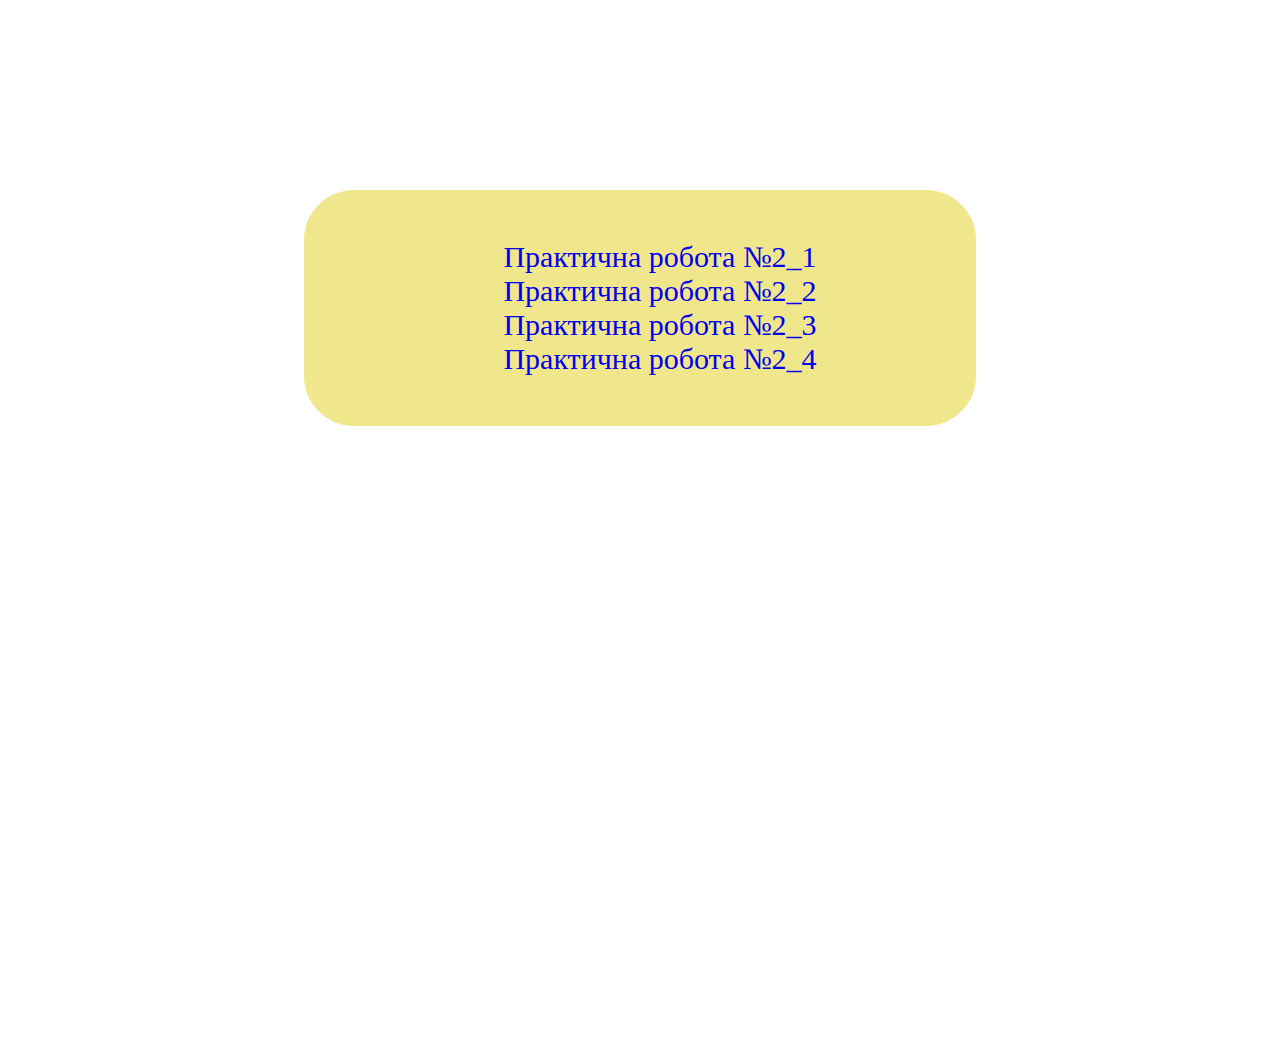
<file: index.html>
<!doctype html>
<html lang="en">
<head>
    <meta charset="UTF-8">
    <meta name="viewport"
          content="width=device-width, user-scalable=no, initial-scale=1.0, maximum-scale=1.0, minimum-scale=1.0">
    <meta http-equiv="X-UA-Compatible" content="ie=edge">
    <title>Практичні роботи</title>
    <link rel="stylesheet" href="style.css">
</head>
<body>

    <div class="main">
        <ul>
            <li><a href="PR2_1/Delivery/index.html">Практична робота №2_1</a></li>
            <li><a href="PR2_2/Delivery/index.html">Практична робота №2_2</a></li>
            <li><a href="PR2_3/Delivery/index.html">Практична робота №2_3</a></li>
            <li><a href="PR2_4/Delivery/index.html">Практична робота №2_4</a></li>
        </ul>
    </div>
</html>
</file>
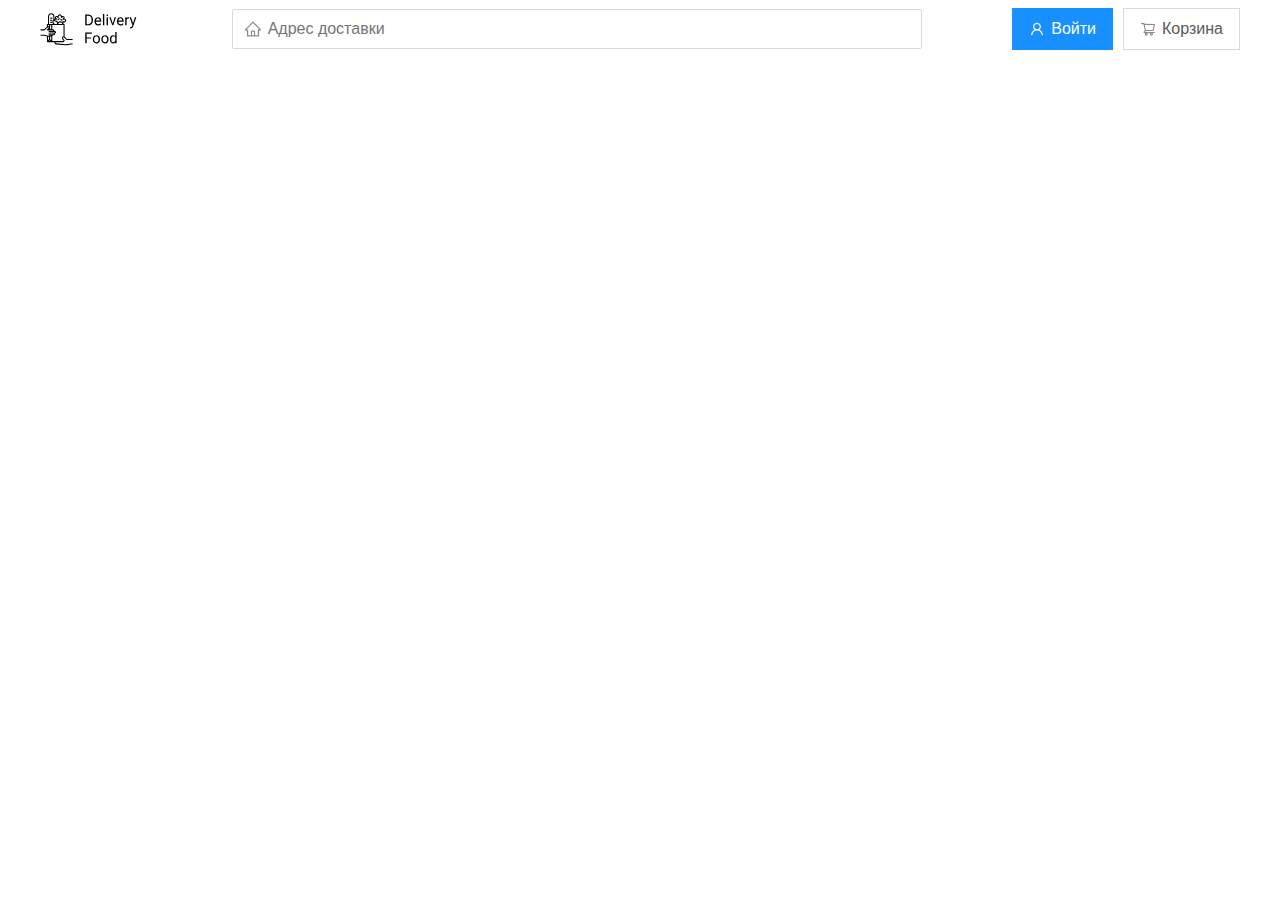
<file: PR2_1/Delivery/index.html>
<!doctype html>
<html lang="en">
<head>
    <meta charset="UTF-8">
    <meta name="viewport" content="width=device-width, initial-scale=1.0">
    <title>Delivery Food - доставка еды на дом</title>
    <link rel="stylesheet" href="css/style.css">
</head>
<body>
    <div class="container">
        <header class="header">
            <img src="img/logo.svg" alt="Logo" class="logo">
            <input type="text" class="input search-input" placeholder="Адрес доставки">
            <div class="buttons">
                <button class="button button-primary">
                    <img src="img/user.svg" alt="user" class="button-icon">
                    <span class="button-text">Войти</span>
                </button>
                <button class="button">
                    <img src="img/shopping-cart.svg" alt="shopping cart" class="button-icon">
                    <span class="button-text">Корзина</span>
                </button>
            </div>
        </header>
    </div>
</body>
</html>
</file>
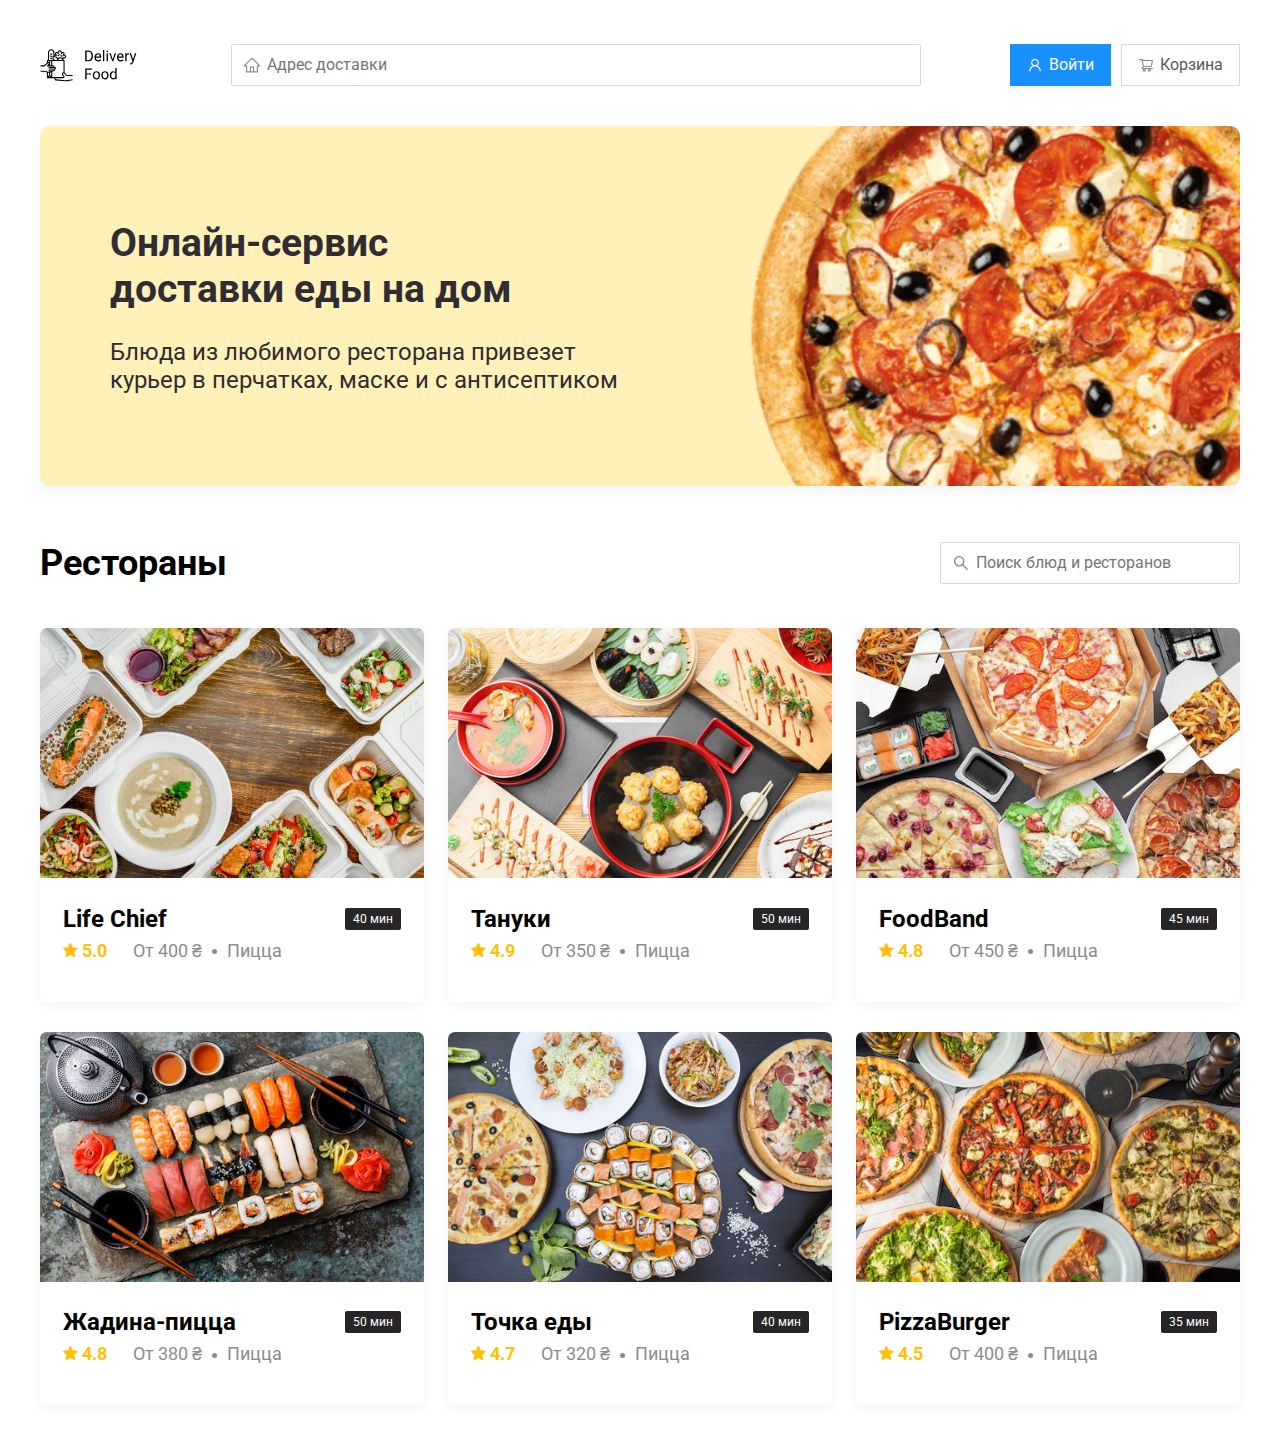
<file: PR2_2/Delivery/index.html>
<!doctype html>
<html lang="en">
<head>
    <meta charset="UTF-8">
    <meta name="viewport" content="width=device-width, initial-scale=1.0">
    <title>Delivery Food - доставка еды на дом</title>
    <link rel="stylesheet" href="https://fonts.googleapis.com/css?family=Roboto:400,700&display=swap&subset=cyrillic">
    <link rel="stylesheet" href="css/normalize.css">
    <link rel="stylesheet" href="css/style.css">
</head>
<body>
    <div class="container">
        <header class="header">
            <img src="img/logo.svg" alt="Logo" class="logo">
            <input type="text" class="input input-address" placeholder="Адрес доставки">
            <div class="buttons">
                <button class="button button-primary">
                    <img src="img/user.svg" alt="user" class="button-icon">
                    <span class="button-text">Войти</span>
                </button>
                <button class="button">
                    <img src="img/shopping-cart.svg" alt="shopping cart" class="button-icon">
                    <span class="button-text">Корзина</span>
                </button>
            </div>
        </header>
        <section class="promo">
            <h1 class="promo-title">Онлайн-сервис<br>доставки еды на дом</h1>
            <p class="promo-text">
                Блюда из любимого ресторана привезет курьер в перчатках, маске и с антисептиком
            </p>
        </section>
        <section class="restaurants">
            <div class="section-heading">
                <h2 class="section-title">Рестораны</h2>
                <input type="text" class="input input-search" placeholder="Поиск блюд и ресторанов">
            </div>
            <div class="cards">
                <div class="card">
                    <img src="img/image.jpg" alt="image" class="card-image">
                    <div class="card-text">
                        <div class="card-heading">
                            <h3 class="card-title">Life Chief</h3>
                            <span class="card-tag tag">40 мин</span>
                        </div>
                        <!-- /.card-heading -->
                        <div class="card-info">
                            <div class="rating">
                                <img src="img/rating.svg" alt="rating" class="rating-star">
                                5.0
                            </div>
                            <div class="price">От 400 ₴</div>
                            <div class="category">Пицца</div>
                        </div>
                        <!-- /.card-info -->
                    </div>
                    <!-- card- text -->
                </div>
                <!-- /.card -->

                <div class="card">
                    <img src="img/image2.jpg" alt="image" class="card-image">
                    <div class="card-text">
                        <div class="card-heading">
                            <h3 class="card-title">Тануки</h3>
                            <span class="card-tag tag">50 мин</span>
                        </div>
                        <!-- /.card-heading -->
                        <div class="card-info">
                            <div class="rating">
                                <img src="img/rating.svg" alt="rating" class="rating-star">
                                4.9
                            </div>
                            <div class="price">От 350 ₴</div>
                            <div class="category">Пицца</div>
                        </div>
                        <!-- /.card-info -->
                    </div>
                    <!-- card- text -->
                </div>
                <!-- /.card -->

                <div class="card">
                    <img src="img/image3.jpg" alt="image" class="card-image">
                    <div class="card-text">
                        <div class="card-heading">
                            <h3 class="card-title">FoodBand</h3>
                            <span class="card-tag tag">45 мин</span>
                        </div>
                        <!-- /.card-heading -->
                        <div class="card-info">
                            <div class="rating">
                                <img src="img/rating.svg" alt="rating" class="rating-star">
                                4.8
                            </div>
                            <div class="price">От 450 ₴</div>
                            <div class="category">Пицца</div>
                        </div>
                        <!-- /.card-info -->
                    </div>
                    <!-- card- text -->
                </div>
                <!-- /.card -->

                <div class="card">
                    <img src="img/image4.jpg" alt="image" class="card-image">
                    <div class="card-text">
                        <div class="card-heading">
                            <h3 class="card-title">Жадина-пицца</h3>
                            <span class="card-tag tag">50 мин</span>
                        </div>
                        <!-- /.card-heading -->
                        <div class="card-info">
                            <div class="rating">
                                <img src="img/rating.svg" alt="rating" class="rating-star">
                                4.8
                            </div>
                            <div class="price">От 380 ₴</div>
                            <div class="category">Пицца</div>
                        </div>
                        <!-- /.card-info -->
                    </div>
                    <!-- card- text -->
                </div>
                <!-- /.card -->

                <div class="card">
                    <img src="img/image5.jpg" alt="image" class="card-image">
                    <div class="card-text">
                        <div class="card-heading">
                            <h3 class="card-title">Точка еды</h3>
                            <span class="card-tag tag">40 мин</span>
                        </div>
                        <!-- /.card-heading -->
                        <div class="card-info">
                            <div class="rating">
                                <img src="img/rating.svg" alt="rating" class="rating-star">
                                4.7
                            </div>
                            <div class="price">От 320 ₴</div>
                            <div class="category">Пицца</div>
                        </div>
                        <!-- /.card-info -->
                    </div>
                    <!-- card- text -->
                </div>
                <!-- /.card -->

                <div class="card">
                    <img src="img/image6.jpg" alt="image" class="card-image">
                    <div class="card-text">
                        <div class="card-heading">
                            <h3 class="card-title">PizzaBurger</h3>
                            <span class="card-tag tag">35 мин</span>
                        </div>
                        <!-- /.card-heading -->
                        <div class="card-info">
                            <div class="rating">
                                <img src="img/rating.svg" alt="rating" class="rating-star">
                                4.5
                            </div>
                            <div class="price">От 400 ₴</div>
                            <div class="category">Пицца</div>
                        </div>
                        <!-- /.card-info -->
                    </div>
                    <!-- card- text -->
                </div>
                <!-- /.card -->

            </div>
            <!-- /.cards -->
        </section>

    </div>
</body>
</html>
</file>
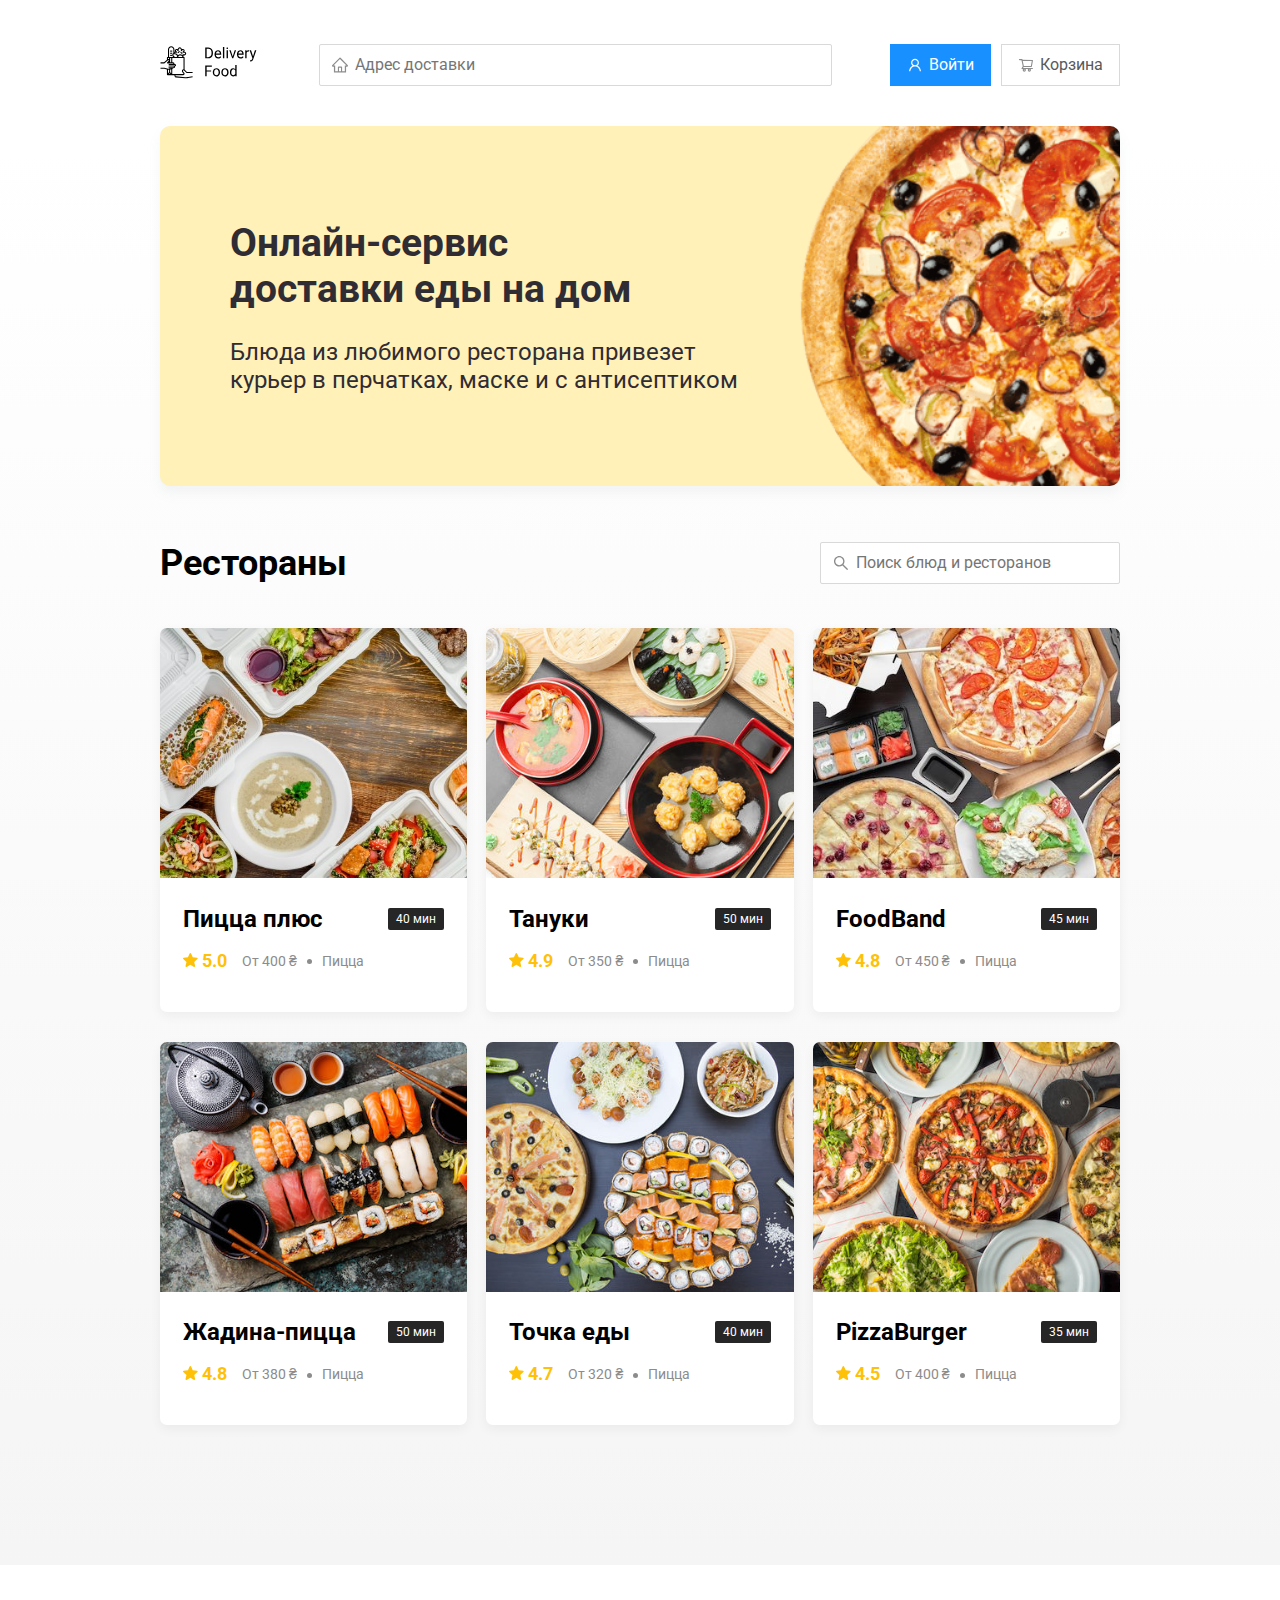
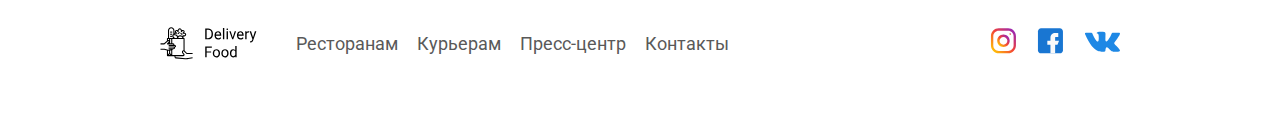
<file: PR2_3/Delivery/index.html>
<!doctype html>
<html lang="en">
<head>
    <meta charset="UTF-8">
    <meta name="viewport" content="width=device-width, initial-scale=1.0">
    <title>Delivery Food - доставка еды на дом</title>
    <link rel="stylesheet" href="https://fonts.googleapis.com/css?family=Roboto:400,700&display=swap&subset=cyrillic">
    <link rel="stylesheet" href="css/normalize.css">
    <link rel="stylesheet" href="css/style.css">
</head>
<body>
    <div class="container">
        <header class="header">
            <a href="index.html" class="logo">
                <img src="img/logo.svg" alt="Logo" >
            </a>
            <input type="text" class="input input-address" placeholder="Адрес доставки">
            <div class="buttons">
                <button class="button button-primary">
                    <img src="img/user.svg" alt="user" class="button-icon">
                    <span class="button-text">Войти</span>
                </button>
                <button class="button">
                    <img src="img/shopping-cart.svg" alt="shopping cart" class="button-icon">
                    <span class="button-text">Корзина</span>
                </button>
            </div>
        </header>
    </div>
    <main class="main">
        <div class="container">
            <section class="promo">
                <h1 class="promo-title">Онлайн-сервис<br>доставки еды на дом</h1>
                <p class="promo-text">
                    Блюда из любимого ресторана привезет курьер в перчатках, маске и с антисептиком
                </p>
            </section>
            <section class="restaurants">
                <div class="section-heading">
                    <h2 class="section-title">Рестораны</h2>
                    <input type="text" class="input input-search" placeholder="Поиск блюд и ресторанов">
                </div>
                <div class="cards">
                    <a href="restaurant.html" class="card">
                        <img src="img/image.jpg" alt="image" class="card-image">
                        <div class="card-text">
                            <div class="card-heading">
                                <h3 class="card-title">Пицца плюс</h3>
                                <span class="card-tag tag">40 мин</span>
                            </div>
                            <!-- /.card-heading -->
                            <div class="card-info">
                                <div class="rating">
                                    <img src="img/rating.svg" alt="rating" class="rating-star">
                                    5.0
                                </div>
                                <div class="price">От 400 ₴</div>
                                <div class="category">Пицца</div>
                            </div>
                            <!-- /.card-info -->
                        </div>
                        <!-- card- text -->
                    </a>
                    <!-- /.card -->

                    <a href="restaurant.html" class="card">
                        <img src="img/image2.jpg" alt="image" class="card-image">
                        <div class="card-text">
                            <div class="card-heading">
                                <h3 class="card-title">Тануки</h3>
                                <span class="card-tag tag">50 мин</span>
                            </div>
                            <!-- /.card-heading -->
                            <div class="card-info">
                                <div class="rating">
                                    <img src="img/rating.svg" alt="rating" class="rating-star">
                                    4.9
                                </div>
                                <div class="price">От 350 ₴</div>
                                <div class="category">Пицца</div>
                            </div>
                            <!-- /.card-info -->
                        </div>
                        <!-- card- text -->
                    </a>
                    <!-- /.card -->

                    <a href="restaurant.html" class="card">
                        <img src="img/image3.jpg" alt="image" class="card-image">
                        <div class="card-text">
                            <div class="card-heading">
                                <h3 class="card-title">FoodBand</h3>
                                <span class="card-tag tag">45 мин</span>
                            </div>
                            <!-- /.card-heading -->
                            <div class="card-info">
                                <div class="rating">
                                    <img src="img/rating.svg" alt="rating" class="rating-star">
                                    4.8
                                </div>
                                <div class="price">От 450 ₴</div>
                                <div class="category">Пицца</div>
                            </div>
                            <!-- /.card-info -->
                        </div>
                        <!-- card- text -->
                    </a>
                    <!-- /.card -->

                    <a href="restaurant.html" class="card">
                        <img src="img/image4.jpg" alt="image" class="card-image">
                        <div class="card-text">
                            <div class="card-heading">
                                <h3 class="card-title">Жадина-пицца</h3>
                                <span class="card-tag tag">50 мин</span>
                            </div>
                            <!-- /.card-heading -->
                            <div class="card-info">
                                <div class="rating">
                                    <img src="img/rating.svg" alt="rating" class="rating-star">
                                    4.8
                                </div>
                                <div class="price">От 380 ₴</div>
                                <div class="category">Пицца</div>
                            </div>
                            <!-- /.card-info -->
                        </div>
                        <!-- card- text -->
                    </a>
                    <!-- /.card -->

                    <a href="restaurant.html" class="card">
                        <img src="img/image5.jpg" alt="image" class="card-image">
                        <div class="card-text">
                            <div class="card-heading">
                                <h3 class="card-title">Точка еды</h3>
                                <span class="card-tag tag">40 мин</span>
                            </div>
                            <!-- /.card-heading -->
                            <div class="card-info">
                                <div class="rating">
                                    <img src="img/rating.svg" alt="rating" class="rating-star">
                                    4.7
                                </div>
                                <div class="price">От 320 ₴</div>
                                <div class="category">Пицца</div>
                            </div>
                            <!-- /.card-info -->
                        </div>
                        <!-- card- text -->
                    </a>
                    <!-- /.card -->

                    <a href="restaurant.html" class="card">
                        <img src="img/image6.jpg" alt="image" class="card-image">
                        <div class="card-text">
                            <div class="card-heading">
                                <h3 class="card-title">PizzaBurger</h3>
                                <span class="card-tag tag">35 мин</span>
                            </div>
                            <!-- /.card-heading -->
                            <div class="card-info">
                                <div class="rating">
                                    <img src="img/rating.svg" alt="rating" class="rating-star">
                                    4.5
                                </div>
                                <div class="price">От 400 ₴</div>
                                <div class="category">Пицца</div>
                            </div>
                            <!-- /.card-info -->
                        </div>
                        <!-- card- text -->
                    </a>
                    <!-- /.card -->
                </div>
                <!-- /.cards -->
            </section>
        </div>
        <!-- /.container -->
    </main>
    <footer class="footer">
        <div class="container">
            <div class="footer-block">
                <img src="img/logo.svg" alt="logo" class="logo footer-logo">
                <nav class="footer-nav">
                    <a href="#" class="footer-link">Ресторанам</a>
                    <a href="#" class="footer-link">Курьерам</a>
                    <a href="#" class="footer-link">Пресс-центр</a>
                    <a href="#" class="footer-link">Контакты</a>
                </nav>
                <div class="social-links">
                    <a href="#" class="social-link"><img src="img/instagram.svg" alt="instagram"></a>
                    <a href="#" class="social-link"><img src="img/fb.svg" alt="facebook"></a>
                    <a href="#" class="social-link"><img src="img/vk.svg" alt="vk"></a>
                </div>
                <!-- /.social-links -->
            </div>
            <!-- /.footer-block -->
        </div>
        <!-- /.container -->
    </footer>
</body>
</html>
</file>
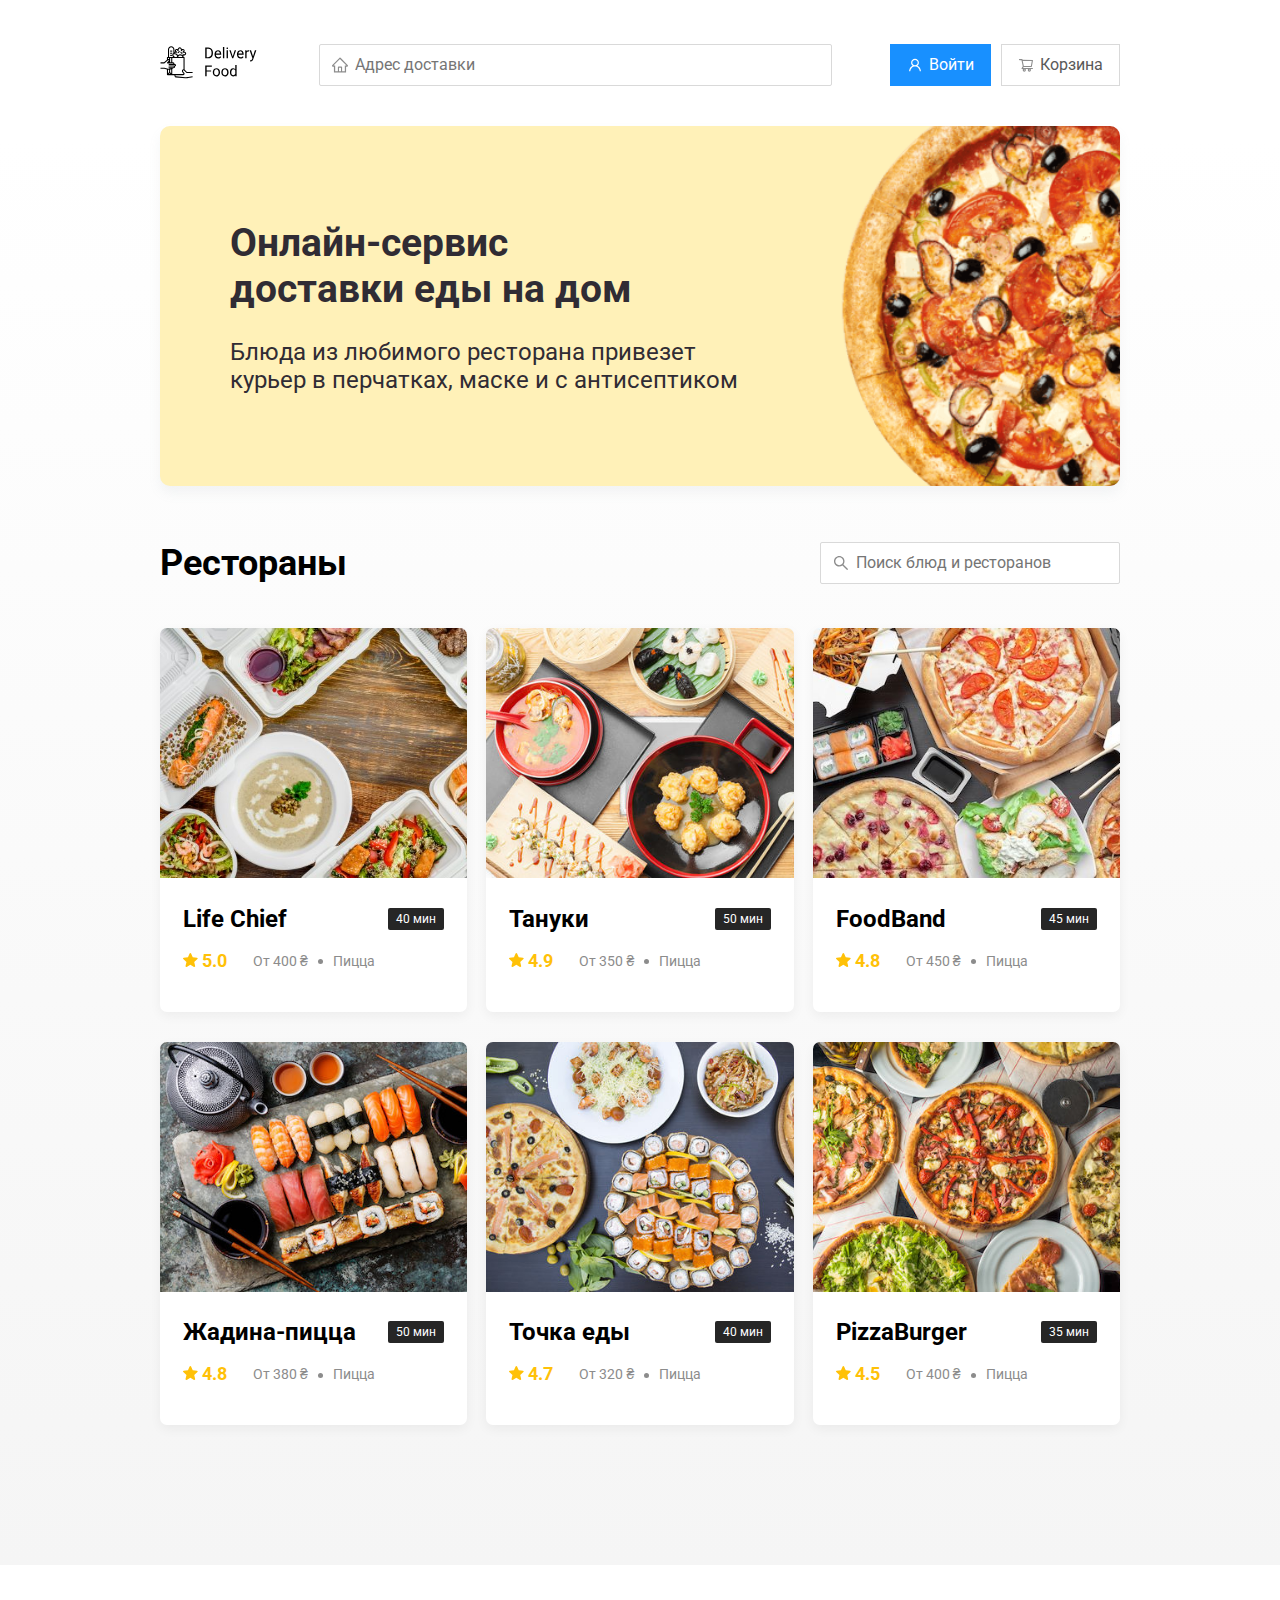
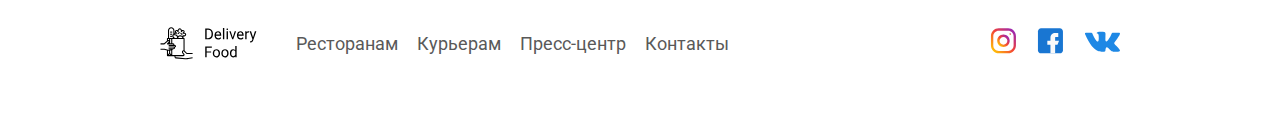
<file: PR2_4/Delivery/index.html>
<!doctype html>
<html lang="en">
<head>
    <meta charset="UTF-8">
    <meta name="viewport" content="width=device-width, initial-scale=1.0">
    <title>Delivery Food - доставка еды на дом</title>
    <link rel="stylesheet" href="https://fonts.googleapis.com/css?family=Roboto:400,700&display=swap&subset=cyrillic">
    <link rel="stylesheet" href="css/normalize.css">
    <link rel="stylesheet" href="css/style.css">
</head>
<body>
    <div class="container">
        <header class="header">
            <a href="index.html" class="logo">
                <img src="img/logo.svg" alt="Logo" class="logo">
            </a>
            <input type="text" class="input input-address" placeholder="Адрес доставки">
            <div class="buttons">
                <button class="button button-primary">
                    <img src="img/user.svg" alt="user" class="button-icon">
                    <span class="button-text">Войти</span>
                </button>
                <button class="button">
                    <img src="img/shopping-cart.svg" alt="shopping cart" class="button-icon">
                    <span class="button-text" id="cart-button">Корзина</span>
                </button>
            </div>
        </header>
    </div>
    <!-- /.container -->
    <main class="main">
        <div class="container">
            <section class="promo">
                <h1 class="promo-title">Онлайн-сервис<br>доставки еды на дом</h1>
                <p class="promo-text">
                    Блюда из любимого ресторана привезет курьер в перчатках, маске и с антисептиком
                </p>
            </section>
            <section class="restaurants">
                <div class="section-heading">
                    <h2 class="section-title">Рестораны</h2>
                    <input type="text" class="input input-search" placeholder="Поиск блюд и ресторанов">
                </div>
                <div class="cards">
                    <a href="restaurant.html" class="card">
                        <img src="img/image.jpg" alt="image" class="card-image">
                        <div class="card-text">
                            <div class="card-heading">
                                <h3 class="card-title">Life Chief</h3>
                                <span class="card-tag tag">40 мин</span>
                            </div>
                            <!-- /.card-heading -->
                            <div class="card-info">
                                <div class="rating">
                                    <img src="img/rating.svg" alt="rating" class="rating-star">
                                    5.0
                                </div>
                                <div class="price">От 400 ₴</div>
                                <div class="category">Пицца</div>
                            </div>
                            <!-- /.card-info -->
                        </div>
                        <!-- card- text -->
                    </a>
                    <!-- /.card -->

                    <a href="restaurant.html" class="card">
                        <img src="img/image2.jpg" alt="image" class="card-image">
                        <div class="card-text">
                            <div class="card-heading">
                                <h3 class="card-title">Тануки</h3>
                                <span class="card-tag tag">50 мин</span>
                            </div>
                            <!-- /.card-heading -->
                            <div class="card-info">
                                <div class="rating">
                                    <img src="img/rating.svg" alt="rating" class="rating-star">
                                    4.9
                                </div>
                                <div class="price">От 350 ₴</div>
                                <div class="category">Пицца</div>
                            </div>
                            <!-- /.card-info -->
                        </div>
                        <!-- card- text -->
                    </a>
                    <!-- /.card -->

                    <a href="restaurant.html" class="card">
                        <img src="img/image3.jpg" alt="image" class="card-image">
                        <div class="card-text">
                            <div class="card-heading">
                                <h3 class="card-title">FoodBand</h3>
                                <span class="card-tag tag">45 мин</span>
                            </div>
                            <!-- /.card-heading -->
                            <div class="card-info">
                                <div class="rating">
                                    <img src="img/rating.svg" alt="rating" class="rating-star">
                                    4.8
                                </div>
                                <div class="price">От 450 ₴</div>
                                <div class="category">Пицца</div>
                            </div>
                            <!-- /.card-info -->
                        </div>
                        <!-- card- text -->
                    </a>
                    <!-- /.card -->

                    <a href="restaurant.html" class="card">
                        <img src="img/image4.jpg" alt="image" class="card-image">
                        <div class="card-text">
                            <div class="card-heading">
                                <h3 class="card-title">Жадина-пицца</h3>
                                <span class="card-tag tag">50 мин</span>
                            </div>
                            <!-- /.card-heading -->
                            <div class="card-info">
                                <div class="rating">
                                    <img src="img/rating.svg" alt="rating" class="rating-star">
                                    4.8
                                </div>
                                <div class="price">От 380 ₴</div>
                                <div class="category">Пицца</div>
                            </div>
                            <!-- /.card-info -->
                        </div>
                        <!-- card- text -->
                    </a>
                    <!-- /.card -->

                    <a href="restaurant.html" class="card">
                        <img src="img/image5.jpg" alt="image" class="card-image">
                        <div class="card-text">
                            <div class="card-heading">
                                <h3 class="card-title">Точка еды</h3>
                                <span class="card-tag tag">40 мин</span>
                            </div>
                            <!-- /.card-heading -->
                            <div class="card-info">
                                <div class="rating">
                                    <img src="img/rating.svg" alt="rating" class="rating-star">
                                    4.7
                                </div>
                                <div class="price">От 320 ₴</div>
                                <div class="category">Пицца</div>
                            </div>
                            <!-- /.card-info -->
                        </div>
                        <!-- card- text -->
                    </a>
                    <!-- /.card -->

                    <a href="restaurant.html" class="card">
                        <img src="img/image6.jpg" alt="image" class="card-image">
                        <div class="card-text">
                            <div class="card-heading">
                                <h3 class="card-title">PizzaBurger</h3>
                                <span class="card-tag tag">35 мин</span>
                            </div>
                            <!-- /.card-heading -->
                            <div class="card-info">
                                <div class="rating">
                                    <img src="img/rating.svg" alt="rating" class="rating-star">
                                    4.5
                                </div>
                                <div class="price">От 400 ₴</div>
                                <div class="category">Пицца</div>
                            </div>
                            <!-- /.card-info -->
                        </div>
                        <!-- card- text -->
                    </a>
                    <!-- /.card -->

                </div>
                <!-- /.cards -->
            </section>
        </div>
        <!-- /.container -->
    </main>
    <footer class="footer">
        <div class="container">
            <div class="footer-block">
                <img src="img/logo.svg" alt="logo" class="logo footer-logo">
                <nav class="footer-nav">
                    <a href="#" class="footer-link">Ресторанам</a>
                    <a href="#" class="footer-link">Курьерам</a>
                    <a href="#" class="footer-link">Пресс-центр</a>
                    <a href="#" class="footer-link">Контакты</a>
                </nav>
                <div class="social-links">
                    <a href="#" class="social-link"><img src="img/instagram.svg" alt="instagram"></a>
                    <a href="#" class="social-link"><img src="img/fb.svg" alt="facebook"></a>
                    <a href="#" class="social-link"><img src="img/vk.svg" alt="vk"></a>
                </div>
            </div>
            <!-- /.footer-block -->
        </div>
    </footer>
    <div class="modal">
        <div class="modal-dialog">
            <div class="modal-header">
                <h3 class="modal-title">Корзина</h3>
                <button class="close">&times;</button>
            </div>
            <!-- /.modal-header -->
            <div class="modal-body">
                <div class="food-row">
                    <span class="food-name">Ролл угорь стандарт</span>
                    <strong class="food-price">250 ₴</strong>
                    <div class="food-counter">
                        <button class="counter-button">-</button>
                        <span class="counter">1</span>
                        <button class="counter-button">+</button>
                    </div>
                </div>
                <!-- /.foods-row -->
                <div class="food-row">
                    <span class="food-name">Ролл угорь стандарт</span>
                    <strong class="food-price">250 ₴</strong>
                    <div class="food-counter">
                        <button class="counter-button">-</button>
                        <span class="counter">1</span>
                        <button class="counter-button">+</button>
                    </div>
                </div>
                <!-- /.foods-row -->
                <div class="food-row">
                    <span class="food-name">Ролл угорь стандарт</span>
                    <strong class="food-price">250 ₴</strong>
                    <div class="food-counter">
                        <button class="counter-button">-</button>
                        <span class="counter">1</span>
                        <button class="counter-button">+</button>
                    </div>
                </div>
                <!-- /.foods-row -->
                <div class="food-row">
                    <span class="food-name">Ролл угорь стандарт</span>
                    <strong class="food-price">250 ₴</strong>
                    <div class="food-counter">
                        <button class="counter-button">-</button>
                        <span class="counter">1</span>
                        <button class="counter-button">+</button>
                    </div>
                </div>
                <!-- /.foods-row -->

            </div>
            <!-- /.modal-body -->
            <div class="modal-footer">
                <span class="modal-pricetag">1250 ₴</span>
                <div class="footer-buttons">
                    <button class="button button-primary">Оформить заказ</button>
                    <button class="button">Отмена</button>
                </div>
            </div>
            <!-- /.modal-footer -->
        </div>
        <!-- /.modal-dialog -->
    </div>
    <script src="js/main.js"></script>
</body>
</html>
</file>
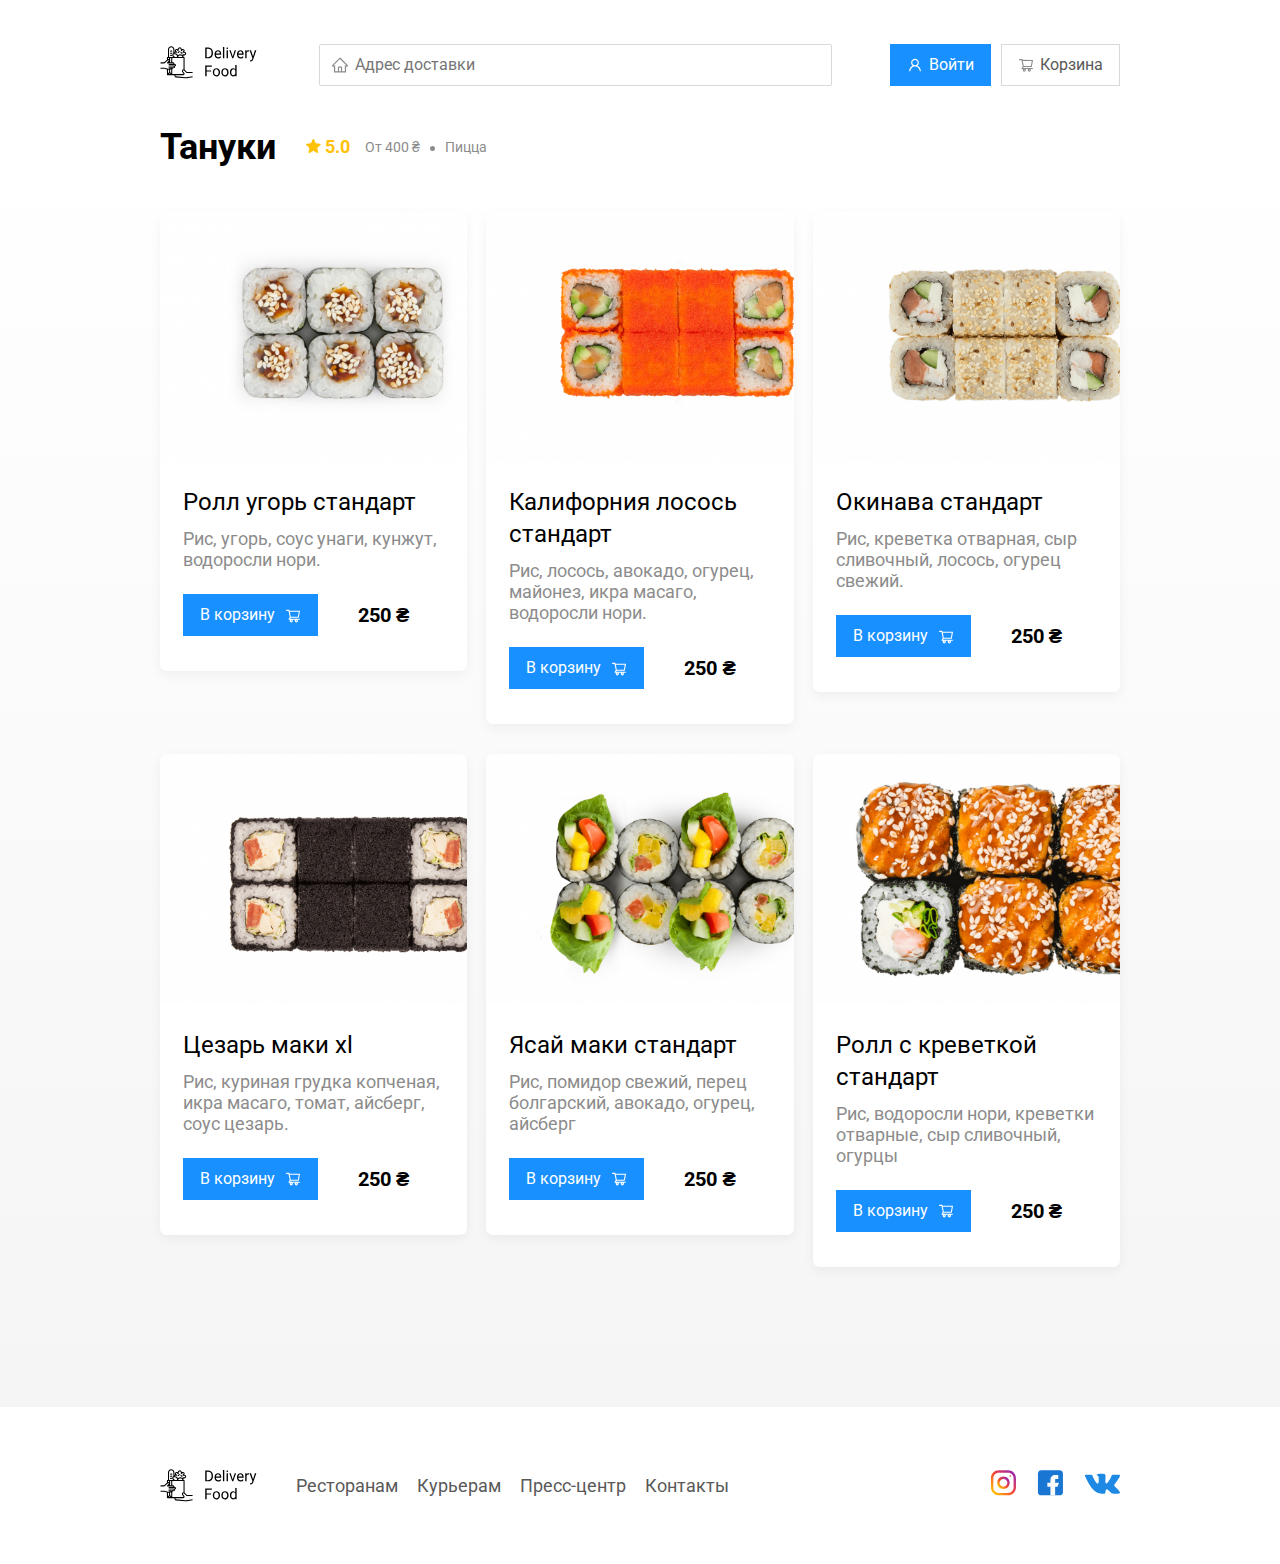
<file: PR2_3/Delivery/restaurant.html>
<!doctype html>
<html lang="en">
<head>
    <meta charset="UTF-8">
    <meta name="viewport" content="width=device-width, initial-scale=1.0">
    <title>Тануки - доставка еды на дом</title>
    <link rel="stylesheet" href="https://fonts.googleapis.com/css?family=Roboto:400,700&display=swap&subset=cyrillic">
    <link rel="stylesheet" href="css/normalize.css">
    <link rel="stylesheet" href="css/style.css">
</head>
<body>
    <div class="container">
        <header class="header">
            <a href="index.html" class="logo">
                <img src="img/logo.svg" alt="Logo" >
            </a>
            <input type="text" class="input input-address" placeholder="Адрес доставки">
            <div class="buttons">
                <button class="button button-primary">
                    <img src="img/user.svg" alt="user" class="button-icon">
                    <span class="button-text">Войти</span>
                </button>
                <button class="button">
                    <img src="img/shopping-cart.svg" alt="shopping cart" class="button-icon">
                    <span class="button-text">Корзина</span>
                </button>
            </div>
        </header>
    </div>
    <main class="main">
        <div class="container">
            <section class="restaurants">
                <div class="section-heading">
                    <h2 class="section-title">Тануки</h2>
                    <div class="card-info">
                        <div class="rating">
                            <img src="img/rating.svg" alt="rating" class="rating-star">
                            5.0
                        </div>
                        <div class="price">От 400 ₴</div>
                        <div class="category">Пицца</div>
                    </div>
                    <!-- /.card-info -->
                </div>
                <div class="cards">
                    <div class="card">
                        <img src="img/tanuki/tanuki1.png" alt="image" class="card-image">
                        <div class="card-text">
                            <div class="card-heading">
                                <h3 class="card-title card-title-reg">Ролл угорь стандарт</h3>
                            </div>
                            <!-- /.card-heading -->
                            <div class="card-info">
                                <div class="ingredients">Рис, угорь, соус унаги, кунжут, водоросли нори.</div>
                            </div>
                            <!-- /.card-info -->
                            <div class="card-buttons">
                                <button class="button button-primary">
                                    <span class="button-card-text">В корзину</span>
                                    <img src="img/shopping-cart-white.svg" alt="shopping-cart" class="button-card-image">
                                </button>
                                <strong class="card-price-bold">250 ₴</strong>
                            </div>
                        </div>
                        <!-- card- text -->
                    </div>
                    <!-- /.card -->

                    <div class="card">
                        <img src="img/tanuki/tanuki2.png" alt="image" class="card-image">
                        <div class="card-text">
                            <div class="card-heading">
                                <h3 class="card-title card-title-reg">Калифорния лосось стандарт</h3>
                            </div>
                            <!-- /.card-heading -->
                            <div class="card-info">
                                <div class="ingredients">Рис, лосось, авокадо, огурец, майонез, икра масаго, водоросли нори.</div>
                            </div>
                            <!-- /.card-info -->
                            <div class="card-buttons">
                                <button class="button button-primary">
                                    <span class="button-card-text">В корзину</span>
                                    <img src="img/shopping-cart-white.svg" alt="shopping-cart" class="button-card-image">
                                </button>
                                <strong class="card-price-bold">250 ₴</strong>
                            </div>
                        </div>
                        <!-- card- text -->
                    </div>
                    <!-- /.card -->

                    <div class="card">
                        <img src="img/tanuki/tanuki3.png" alt="image" class="card-image">
                        <div class="card-text">
                            <div class="card-heading">
                                <h3 class="card-title card-title-reg">Окинава стандарт</h3>
                            </div>
                            <!-- /.card-heading -->
                            <div class="card-info">
                                <div class="ingredients"> Рис, креветка отварная, сыр сливочный, лосось, огурец свежий.</div>
                            </div>
                            <!-- /.card-info -->
                            <div class="card-buttons">
                                <button class="button button-primary">
                                    <span class="button-card-text">В корзину</span>
                                    <img src="img/shopping-cart-white.svg" alt="shopping-cart" class="button-card-image">
                                </button>
                                <strong class="card-price-bold">250 ₴</strong>
                            </div>
                        </div>
                        <!-- card- text -->
                    </div>
                    <!-- /.card -->

                    <div class="card">
                        <img src="img/tanuki/tanuki4.png" alt="image" class="card-image">
                        <div class="card-text">
                            <div class="card-heading">
                                <h3 class="card-title card-title-reg">Цезарь маки хl</h3>
                            </div>
                            <!-- /.card-heading -->
                            <div class="card-info">
                                <div class="ingredients">Рис, куриная грудка копченая, икра масаго, томат, айсберг, соус цезарь.</div>
                            </div>
                            <!-- /.card-info -->
                            <div class="card-buttons">
                                <button class="button button-primary">
                                    <span class="button-card-text">В корзину</span>
                                    <img src="img/shopping-cart-white.svg" alt="shopping-cart" class="button-card-image">
                                </button>
                                <strong class="card-price-bold">250 ₴</strong>
                            </div>
                        </div>
                        <!-- card- text -->
                    </div>
                    <!-- /.card -->

                    <div class="card">
                        <img src="img/tanuki/tanuki5.png" alt="image" class="card-image">
                        <div class="card-text">
                            <div class="card-heading">
                                <h3 class="card-title card-title-reg">Ясай маки стандарт</h3>
                            </div>
                            <!-- /.card-heading -->
                            <div class="card-info">
                                <div class="ingredients">Рис, помидор свежий, перец болгарский, авокадо, огурец, айсберг</div>
                            </div>
                            <!-- /.card-info -->
                            <div class="card-buttons">
                                <button class="button button-primary">
                                    <span class="button-card-text">В корзину</span>
                                    <img src="img/shopping-cart-white.svg" alt="shopping-cart" class="button-card-image">
                                </button>
                                <strong class="card-price-bold">250 ₴</strong>
                            </div>
                        </div>
                        <!-- card- text -->
                    </div>
                    <!-- /.card -->

                    <div class="card">
                        <img src="img/tanuki/tanuki6.png" alt="image" class="card-image">
                        <div class="card-text">
                            <div class="card-heading">
                                <h3 class="card-title card-title-reg">Ролл с креветкой стандарт</h3>
                            </div>
                            <!-- /.card-heading -->
                            <div class="card-info">
                                <div class="ingredients">Рис, водоросли нори, креветки отварные, сыр сливочный, огурцы</div>
                            </div>
                            <!-- /.card-info -->
                            <div class="card-buttons">
                                <button class="button button-primary">
                                    <span class="button-card-text">В корзину</span>
                                    <img src="img/shopping-cart-white.svg" alt="shopping-cart" class="button-card-image">
                                </button>
                                <strong class="card-price-bold">250 ₴</strong>
                            </div>
                        </div>
                        <!-- card- text -->
                    </div>
                    <!-- /.card -->
                </div>
                <!-- /.cards -->
            </section>
        </div>
        <!-- /.container -->
    </main>
    <footer class="footer">
        <div class="container">
            <div class="footer-block">
                <img src="img/logo.svg" alt="logo" class="logo footer-logo">
                <nav class="footer-nav">
                    <a href="#" class="footer-link">Ресторанам</a>
                    <a href="#" class="footer-link">Курьерам</a>
                    <a href="#" class="footer-link">Пресс-центр</a>
                    <a href="#" class="footer-link">Контакты</a>
                </nav>
                <div class="social-links">
                    <a href="#" class="social-link"><img src="img/instagram.svg" alt="instagram"></a>
                    <a href="#" class="social-link"><img src="img/fb.svg" alt="facebook"></a>
                    <a href="#" class="social-link"><img src="img/vk.svg" alt="vk"></a>
                </div>
                <!-- /.social-links -->
            </div>
            <!-- /.footer-block -->
        </div>
        <!-- /.container -->
    </footer>
</body>
</html>
</file>
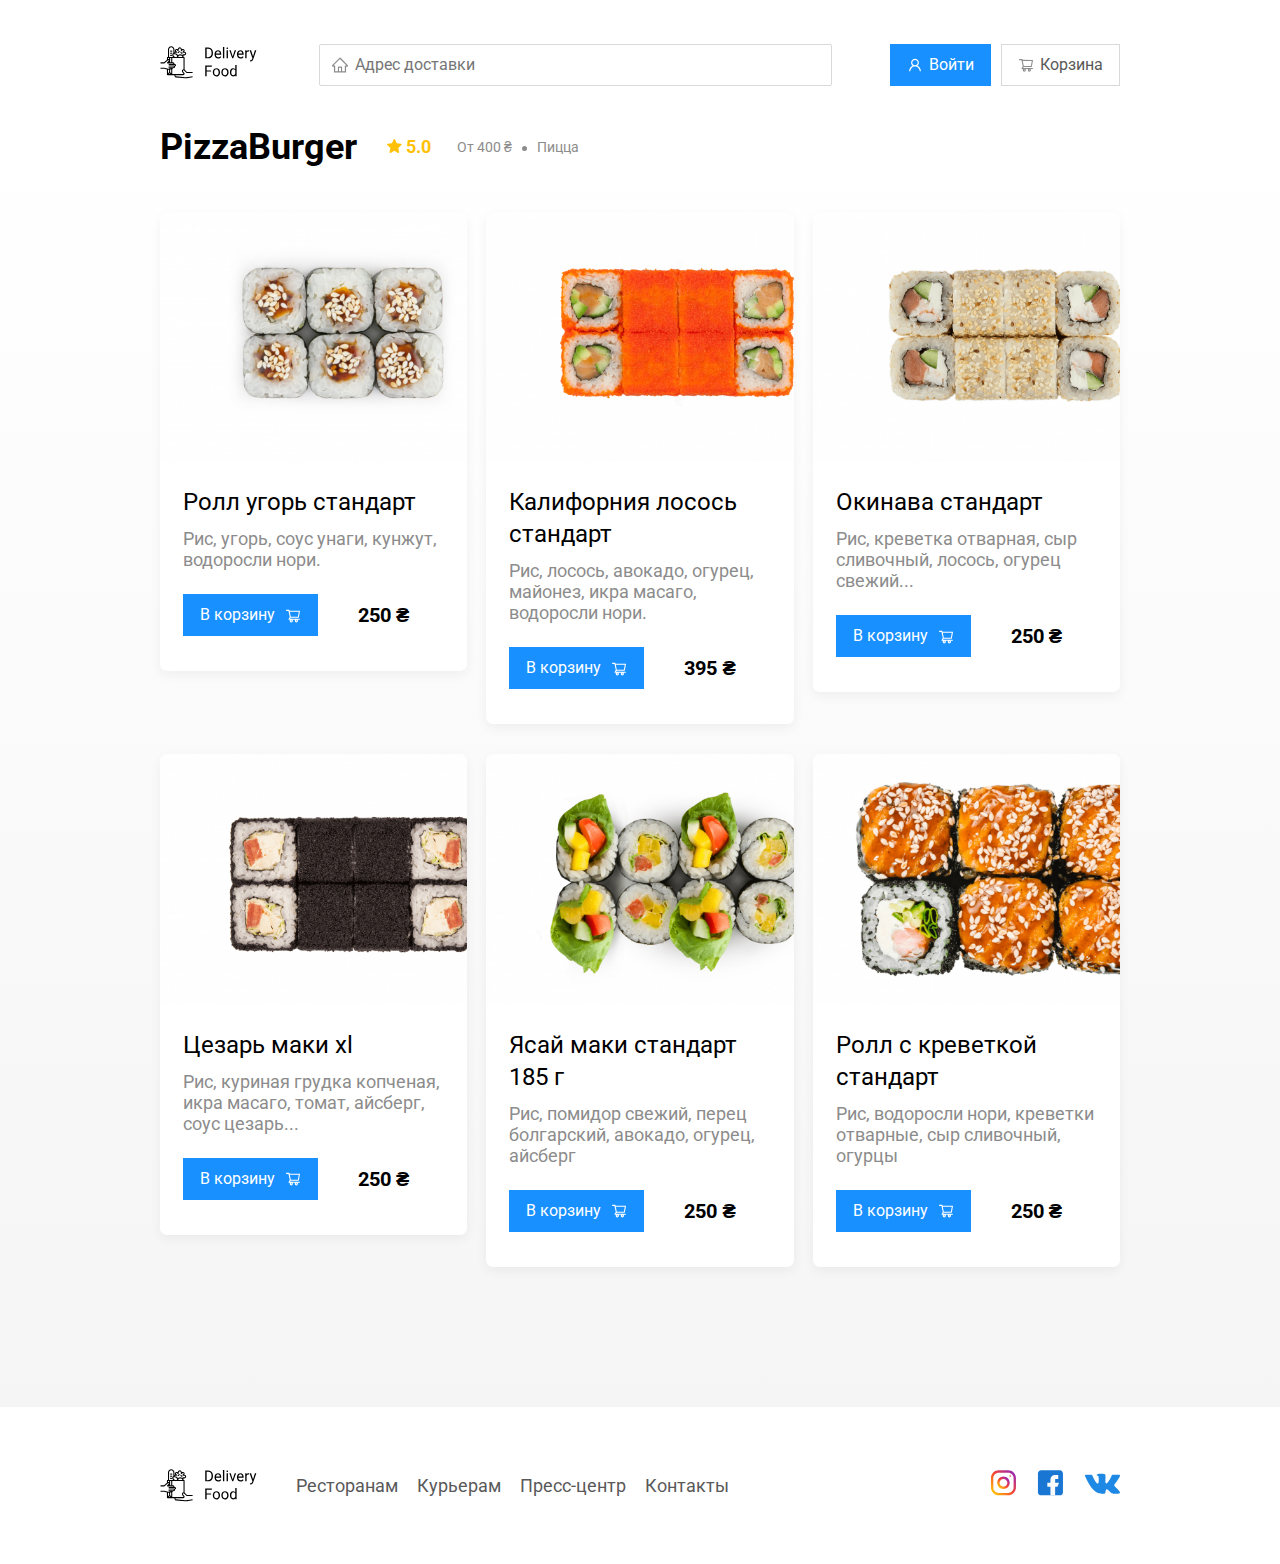
<file: PR2_4/Delivery/restaurant.html>
<!doctype html>
<html lang="en">
<head>
    <meta charset="UTF-8">
    <meta name="viewport" content="width=device-width, initial-scale=1.0">
    <title>PizzaBurger - доставка еды на дом</title>
    <link rel="stylesheet" href="https://fonts.googleapis.com/css?family=Roboto:400,700&display=swap&subset=cyrillic">
    <link rel="stylesheet" href="css/normalize.css">
    <link rel="stylesheet" href="css/animate.min.css">
    <link rel="stylesheet" href="css/style.css">
</head>
<body>
    <div class="container">
        <header class="header">
            <a href="index.html" class="logo">
                <img src="img/logo.svg" alt="Logo" class="logo">
            </a>
            <input type="text" class="input input-address" placeholder="Адрес доставки">
            <div class="buttons">
                <button class="button button-primary">
                    <img src="img/user.svg" alt="user" class="button-icon">
                    <span class="button-text">Войти</span>
                </button>
                <button class="button" id="cart-button">
                    <img src="img/shopping-cart.svg" alt="shopping cart" class="button-icon">
                    <span class="button-text">Корзина</span>
                </button>
            </div>
        </header>
    </div>
    <!-- /.container -->
    <main class="main">
        <div class="container">
            <section class="restaurants">
                <div class="section-heading">
                    <h2 class="section-title">PizzaBurger</h2>
                    <div class="card-info">
                        <div class="rating">
                            <img src="img/rating.svg" alt="rating" class="rating-star">
                            5.0
                        </div>
                        <div class="price">От 400 ₴</div>
                        <div class="category">Пицца</div>
                    </div>
                    <!-- /.card-info -->
                </div>
                <div class="cards">
                    <div class="card wow fadeInUp" data-wow-delay="0.2s">
                        <!-- card 1 -->
                        <img src="img/food/food1.png" alt="image" class="card-image">
                        <div class="card-text">
                            <div class="card-heading">
                                <h3 class="card-title card-title-reg">Ролл угорь стандарт</h3>
                            </div>
                            <!-- /.card-heading -->
                            <div class="card-info">
                                <div class="ingredients">Рис, угорь, соус унаги, кунжут, водоросли нори.</div>
                            </div>
                            <!-- /.card-info -->
                            <div class="card-buttons">
                                <button class="button button-primary">
                                    <span class="button-card-text">В корзину</span>
                                    <img src="img/shopping-cart-white.svg" alt="shopping-cart" class="button-card-image">
                                </button>
                                <strong class="card-price-bold">250 ₴</strong>
                            </div>
                        </div>
                        <!-- card- text -->
                    </div>
                    <!-- /.card -->

                    <div class="card wow fadeInUp" data-wow-delay="0.4s">
                        <img src="img/food/food2.png" alt="image" class="card-image">
                        <div class="card-text">
                            <div class="card-heading">
                                <h3 class="card-title card-title-reg">Калифорния лосось стандарт</h3>
                            </div>
                            <!-- /.card-heading -->
                            <div class="card-info">
                                <div class="ingredients">Рис, лосось, авокадо, огурец, майонез, икра масаго, водоросли нори.</div>
                            </div>
                            <!-- /.card-info -->
                            <div class="card-buttons">
                                <button class="button button-primary">
                                    <span class="button-card-text">В корзину</span>
                                    <img src="img/shopping-cart-white.svg" alt="shopping-cart" class="button-card-image">
                                </button>
                                <strong class="card-price-bold">395 ₴</strong>
                            </div>
                        </div>
                        <!-- card- text -->
                    </div>
                    <!-- /.card -->

                    <div class="card wow fadeInUp" data-wow-delay="0.6s">
                        <img src="img/food/food3.png" alt="image" class="card-image">
                        <div class="card-text">
                            <div class="card-heading">
                                <h3 class="card-title card-title-reg">Окинава стандарт</h3>
                            </div>
                            <!-- /.card-heading -->
                            <div class="card-info">
                                <div class="ingredients"> Рис, креветка отварная, сыр сливочный, лосось, огурец свежий...</div>
                            </div>
                            <!-- /.card-info -->
                            <div class="card-buttons">
                                <button class="button button-primary">
                                    <span class="button-card-text">В корзину</span>
                                    <img src="img/shopping-cart-white.svg" alt="shopping-cart" class="button-card-image">
                                </button>
                                <strong class="card-price-bold">250 ₴</strong>
                            </div>
                        </div>
                        <!-- card- text -->
                    </div>
                    <!-- /.card -->

                    <div class="card wow fadeInUp" data-wow-delay="0.2s">
                        <img src="img/food/food4.png" alt="image" class="card-image">
                        <div class="card-text">
                            <div class="card-heading">
                                <h3 class="card-title card-title-reg">Цезарь маки хl</h3>
                            </div>
                            <!-- /.card-heading -->
                            <div class="card-info">
                                <div class="ingredients">Рис, куриная грудка копченая, икра масаго, томат, айсберг, соус цезарь...</div>
                            </div>
                            <!-- /.card-info -->
                            <div class="card-buttons">
                                <button class="button button-primary">
                                    <span class="button-card-text">В корзину</span>
                                    <img src="img/shopping-cart-white.svg" alt="shopping-cart" class="button-card-image">
                                </button>
                                <strong class="card-price-bold">250 ₴</strong>
                            </div>
                        </div>
                        <!-- card- text -->
                    </div>
                    <!-- /.card -->

                    <div class="card wow fadeInUp" data-wow-delay="0.4s">
                        <img src="img/food/food5.png" alt="image" class="card-image">
                        <div class="card-text">
                            <div class="card-heading">
                                <h3 class="card-title card-title-reg">Ясай маки стандарт 185 г</h3>
                            </div>
                            <!-- /.card-heading -->
                            <div class="card-info">
                                <div class="ingredients">Рис, помидор свежий, перец болгарский, авокадо, огурец, айсберг</div>
                            </div>
                            <!-- /.card-info -->
                            <div class="card-buttons">
                                <button class="button button-primary">
                                    <span class="button-card-text">В корзину</span>
                                    <img src="img/shopping-cart-white.svg" alt="shopping-cart" class="button-card-image">
                                </button>
                                <strong class="card-price-bold">250 ₴</strong>
                            </div>
                        </div>
                        <!-- card- text -->
                    </div>
                    <!-- /.card -->

                    <div class="card wow fadeInUp" data-wow-delay="0.6s">
                        <img src="img/food/food6.png" alt="image" class="card-image">
                        <div class="card-text">
                            <div class="card-heading">
                                <h3 class="card-title card-title-reg">Ролл с креветкой стандарт</h3>
                            </div>
                            <!-- /.card-heading -->
                            <div class="card-info">
                                <div class="ingredients">Рис, водоросли нори, креветки отварные, сыр сливочный, огурцы</div>
                            </div>
                            <!-- /.card-info -->
                            <div class="card-buttons">
                                <button class="button button-primary">
                                    <span class="button-card-text">В корзину</span>
                                    <img src="img/shopping-cart-white.svg" alt="shopping-cart" class="button-card-image">
                                </button>
                                <strong class="card-price-bold">250 ₴</strong>
                            </div>
                        </div>
                        <!-- card- text -->
                    </div>
                    <!-- /.card -->

                </div>
                <!-- /.cards -->
            </section>
        </div>
        <!-- /.container -->
    </main>
    <footer class="footer">
        <div class="container">
            <div class="footer-block">
                <img src="img/logo.svg" alt="logo" class="logo footer-logo">
                <nav class="footer-nav">
                    <a href="#" class="footer-link">Ресторанам</a>
                    <a href="#" class="footer-link">Курьерам</a>
                    <a href="#" class="footer-link">Пресс-центр</a>
                    <a href="#" class="footer-link">Контакты</a>
                </nav>
                <div class="social-links">
                    <a href="#" class="social-link"><img src="img/instagram.svg" alt="instagram"></a>
                    <a href="#" class="social-link"><img src="img/fb.svg" alt="facebook"></a>
                    <a href="#" class="social-link"><img src="img/vk.svg" alt="vk"></a>
                </div>
            </div>
            <!-- /.footer-block -->
        </div>
    </footer>
    <div class="modal">
        <div class="modal-dialog">
            <div class="modal-header">
                <h3 class="modal-title">Корзина</h3>
                <button class="close">&times;</button>
            </div>
            <!-- /.modal-header -->
            <div class="modal-body">
                <div class="food-row">
                    <span class="food-name">Ролл угорь стандарт</span>
                    <strong class="food-price">250 ₴</strong>
                    <div class="food-counter">
                        <button class="counter-button">-</button>
                        <span class="counter">1</span>
                        <button class="counter-button">+</button>
                    </div>
                </div>
                <!-- /.foods-row -->
                <div class="food-row">
                    <span class="food-name">Ролл угорь стандарт</span>
                    <strong class="food-price">250 ₴</strong>
                    <div class="food-counter">
                        <button class="counter-button">-</button>
                        <span class="counter">1</span>
                        <button class="counter-button">+</button>
                    </div>
                </div>
                <!-- /.foods-row -->
                <div class="food-row">
                    <span class="food-name">Ролл угорь стандарт</span>
                    <strong class="food-price">250 ₴</strong>
                    <div class="food-counter">
                        <button class="counter-button">-</button>
                        <span class="counter">1</span>
                        <button class="counter-button">+</button>
                    </div>
                </div>
                <!-- /.foods-row -->
                <div class="food-row">
                    <span class="food-name">Ролл угорь стандарт</span>
                    <strong class="food-price">250 ₴</strong>
                    <div class="food-counter">
                        <button class="counter-button">-</button>
                        <span class="counter">1</span>
                        <button class="counter-button">+</button>
                    </div>
                </div>
                <!-- /.foods-row -->

            </div>
            <!-- /.modal-body -->
            <div class="modal-footer">
                <span class="modal-pricetag">1250 ₴</span>
                <div class="footer-buttons">
                    <button class="button button-primary">Оформить заказ</button>
                    <button class="button">Отмена</button>
                </div>
            </div>
            <!-- /.modal-footer -->
        </div>
        <!-- /.modal-dialog -->
    </div>
    <script src="js/wow.min.js"></script>
    <script src="js/main.js"></script>
</body>
</html>
</file>
<file: style.css>
html, body {
    height: 98%;
}
a {
    text-decoration: none;
}

.main {
    color: dodgerblue;
    background-color: khaki;
    margin: 15% auto;
    text-align: center;
    font-size: 30px;
    width: 50%;
    padding: 20px;
    border-radius: 50px;


}
ul {
    list-style-type: none;
}
a {
    text-decoration: none;

}
</file>
<file: PR2_1/Delivery/css/style.css>
* {
    box-sizing: border-box;
}

.container {
    max-width: 1200px;
    margin: auto;
}

.header {
    display: flex;
    align-items: center;
    justify-content: space-between;
}

.search-input {
    border: 1px solid #d9d9d9;
    border-radius: 2px;
    height: 40px;
    width: 690px;
    font-size: 16px;
    line-height: 24px;
    background: #fff url("../img/home.svg") no-repeat left 11px center;
    padding-left: 35px;
}
.buttons {
    display: flex;
    align-items: center;
}
.button {
    display: flex;
    align-items: center;
    padding: 8px 16px;
    background: #fff;
    border: 1px solid #d9d9d9;
    box-sizing: border-box;
    box-shadow: 0 0 2px rgba(0, 0, 0, 0.0015);
    color: #595959;
    font-size: 16px;
    line-height: 24px;
}
.button-primary {
    background: #1890ff;
    border: 1px solid #1890ff;
    color: #fff;
    margin-right: 10px;
}
.button-icon {
    margin-right: 6px;
}
</file>
<file: PR2_2/Delivery/css/style.css>
* {
    box-sizing: border-box;
}

body {
    font-family: "Roboto", sans-serif;
    padding-top: 44px;
}

.container {
    max-width: 1200px;
    margin: auto;
}

.header {
    display: flex;
    align-items: center;
    justify-content: space-between;
    margin-bottom: 40px;
}

.input {
    border: 1px solid #d9d9d9;
    border-radius: 2px;
    font-size: 16px;
    line-height: 24px;
    padding: 8px;
    padding-left: 35px;
}

.input-address {
    width: 690px;
    background: #fff url("../img/home.svg") no-repeat left 11px center;
}

.input-search {
    width: 300px;
    background: #fff url("../img/search.svg") no-repeat left 11px center;
}

.buttons {
    display: flex;
    align-items: center;
}

.button {
    display: flex;
    align-items: center;
    padding: 8px 16px;
    background: #fff;
    border: 1px solid #d9d9d9;
    box-sizing: border-box;
    box-shadow: 0 0 2px rgba(0, 0, 0, 0.0015);
    color: #595959;
    font-size: 16px;
    line-height: 24px;
}

.button-primary {
    background: #1890ff;
    border: 1px solid #1890ff;
    color: #fff;
    margin-right: 10px;
}

.button-icon {
    margin-right: 6px;
}

.promo {
    box-shadow: 0 7px 12px rgba(150, 158, 163, 0.1);
    background: #fff1b8 url("../img/promo.jpeg") no-repeat top -91px right -245px / 889px;
    border-radius: 10px;
    padding: 68px 70px;
    margin-bottom: 56px;
}

.promo-title {
    font-style: normal;
    font-weight: bold;
    font-size: 39px;
    line-height: 46px;
    color: #302c34;
}

.promo-text {
    max-width: 538px;
    color: #302C34;
    font-family: Roboto, sans-serif;
    font-size: 24px;
    font-style: normal;
    font-weight: normal;
    line-height: 28px;
}

.section-heading {
    display: flex;
    align-items: center;
    justify-content: space-between;
    margin-bottom: 44px;
}
.section-title {
    font-style: normal;
    font-weight: bold;
    font-size: 36px;
    line-height: 42px;
    color: #000;
    margin: 0;
}
.cards {
    display: flex;
    align-items: flex-start;
    justify-content: space-between;
    flex-wrap: wrap;
}
.card {
    background: #fff;
    box-shadow: 0 4px 12px rgba(0,0,0,0.05);
    border-radius: 7px;
    overflow: hidden;
    margin-bottom: 30px;
}
.card-image {
    width: 384px;
    height: 250px;
    object-fit: cover;
}
.card-text {
    padding: 20px 23px 35px;
}
.card-heading {
    display: flex;
    align-items: center;
    justify-content: space-between;
}
.card-title {
    margin: 0;
    font-style: normal;
    font-weight: bold;
    font-size: 24px;
    line-height: 32px;
}
.card-tag {
    font-style: normal;
    font-weight: normal;
    font-size: 12px;
    line-height: 20px;
    color: #fff;
    background: #262626;
    border-radius: 2px;
    padding: 1px 8px;
}
.card-info {
    display: flex;
    align-items: center;
}
.rating {
    margin-right: 26px;
    color: #ffc108;
    font-weight: bold;
    font-size: 18px;
    line-height: 32px;
}
.price, .category {
    color: #8c8c8c;
    font-size: 18px;
    line-height: 32px;
}
.price {
    margin-right: 10px;
}
.price:after {
    content: "";
    width: 5px;
    height: 5px;
    background: #8c8c8c;
    display: inline-block;
    vertical-align: middle;
    border-radius: 50%;
    margin-left: 10px;
}
</file>
<file: PR2_3/Delivery/css/style.css>
* {
    box-sizing: border-box;
}

body {
    font-family: "Roboto", sans-serif;
    padding-top: 44px;
}

.container {
    max-width: 1200px;
    margin: auto;
}

.header {
    display: flex;
    align-items: center;
    justify-content: space-between;
    margin-bottom: 40px;
}

.input {
    border: 1px solid #d9d9d9;
    border-radius: 2px;
    font-size: 16px;
    line-height: 24px;
    padding: 8px;
    padding-left: 35px;
}

.input-address {
    flex: 0.8;
    background: #fff url("../img/home.svg") no-repeat left 11px center;
}

.input-search {
    width: 300px;
    background: #fff url("../img/search.svg") no-repeat left 11px center;
    margin-left: auto;
}

.buttons {
    display: flex;
    align-items: center;
}

.button {
    display: flex;
    align-items: center;
    padding: 8px 16px;
    background: #fff;
    border: 1px solid #d9d9d9;
    box-sizing: border-box;
    box-shadow: 0 0 2px rgba(0, 0, 0, 0.0015);
    color: #595959;
    font-size: 16px;
    line-height: 24px;
}

.button-primary {
    background: #1890ff;
    border: 1px solid #1890ff;
    color: #fff;
    margin-right: 10px;
}

.button-icon {
    margin-right: 6px;
}
.button-card-text {
    margin-right: 10px;
}
.promo {
    box-shadow: 0 7px 12px rgba(150, 158, 163, 0.1);
    background: #fff1b8 url("../img/promo.jpeg") no-repeat top -91px right -245px / 889px;
    border-radius: 10px;
    padding: 68px 70px;
    margin-bottom: 56px;
}

.promo-title {
    font-style: normal;
    font-weight: bold;
    font-size: 39px;
    line-height: 46px;
    color: #302c34;
}

.promo-text {
    max-width: 538px;
    color: #302C34;
    font-family: Roboto, sans-serif;
    font-size: 24px;
    font-style: normal;
    font-weight: normal;
    line-height: 28px;
}

.main {
    background: linear-gradient(180deg, rgba(245, 245, 245, 0) 1.04%, #f5f5f5 100%);
}

.section-heading {
    display: flex;
    align-items: center;
    margin-bottom: 44px;
}

.section-title {
    font-style: normal;
    font-weight: bold;
    font-size: 36px;
    line-height: 42px;
    color: #000;
    margin: 0;
    margin-right: 30px;
}

.cards {
    display: flex;
    align-items: flex-start;
    justify-content: space-between;
    flex-wrap: wrap;
    padding-bottom: 110px;
}

.card {
    background: #fff;
    box-shadow: 0 4px 12px rgba(0, 0, 0, 0.05);
    border-radius: 7px;
    overflow: hidden;
    margin-bottom: 30px;
    flex-basis: 32%;
    text-decoration: none;
}

.card-image {
    width: 384px;
    height: 250px;
    object-fit: cover;
}

.card-text {
    padding: 20px 23px 35px;
    color: #000;
}

.card-heading {
    display: flex;
    align-items: center;
    justify-content: space-between;
    margin-bottom: 10px;
}

.card-title {
    margin: 0;
    font-style: normal;
    font-weight: bold;
    font-size: 24px;
    line-height: 32px;
}
.card-title-reg {
    font-weight: 400;
}

.card-tag {
    font-style: normal;
    font-weight: normal;
    font-size: 12px;
    line-height: 20px;
    color: #fff;
    background: #262626;
    border-radius: 2px;
    padding: 1px 8px;
}

.card-info {
    display: flex;
    align-items: center;
    flex-wrap: wrap;

}
.card-buttons {
    display: flex;
    align-items: center;
    margin-top: 24px;
}
.card-price-bold {
    font-weight: bold;
    font-size: 20px;
    line-height: 32px;
    margin-left: 30px;
}
.rating {
    margin-right: 26px;
    color: #ffc108;
    font-weight: bold;
    font-size: 18px;
    line-height: 32px;
}

.price, .category {
    color: #8c8c8c;
    font-size: 18px;
    line-height: 32px;
}

.price {
    margin-right: 10px;
}
.ingredients {
    color: #8c8c8c;
    font-size: 18px;
    line-height: 21px;
}
.category {
    text-overflow: ellipsis;
    overflow: hidden;
    white-space: nowrap;
    max-width: 150px;
}
.price:after {
    content: "";
    width: 5px;
    height: 5px;
    background: #8c8c8c;
    display: inline-block;
    vertical-align: middle;
    border-radius: 50%;
    margin-left: 10px;
}

.footer {
    padding: 60px 0;
}

.footer-block {
    display: flex;
    align-items: center;
    justify-content: space-between;
}

.footer-nav {
    margin-right: auto;
    margin-left: 35px;
}

.footer-link {
    display: inline-block;
    color: #595959;
    font-style: normal;
    font-weight: normal;
    font-size: 18px;
    line-height: 21px;
    text-decoration: none;
}

.footer-link:not(:last-child) {
    margin-right: 15px;
}

.social-links {
    display: flex;
    align-items: center;
}

.social-link:not(:last-child) {
    margin-right: 21px;
}

@media (max-width: 1366px) {
    .container {
        max-width: 960px;
    }
    .promo {
        background-size: 750px;
        background-position: center right -300px;
    }
    .rating {
        margin-right: 15px;
    }
    .category, .price {
        font-size: 14px;
    }
}
@media (max-width: 992px) {
    .container {
        max-width: 750px;
    }
    .promo {
        padding: 50px;
        background-size: 500px;
        background-position: center right -200px;
    }
    .promo-text {
        font-size: 18px;
        max-width: 400px;
    }
    .card {
        flex-basis: 49%;
    }
    .footer-link {
        font-size: 16px;
    }

}
@media (max-width: 768px) {
    .container {
        max-width: 560px;
    }
    .card-info {
        flex-wrap: wrap;
    }
    .card .rating {
        flex-basis: 100%;
    }
    .card-title {
        font-size: 18px;
    }
    .promo {
        background-size: 400px;
        background-position: bottom 50px right -200px;
    }
    .promo-title {
        font-size: 24px;
        line-height: 1.4;
    }
    .promo-text {
        margin-top: 0;
    }
}
@media (max-width: 578px) {
    .container {
        width: 90%;
    }
    .header {
        flex-wrap: wrap;
    }
    .input-address {
        margin-top: 15px;
        order: 5;
        flex: 1;
    }
    .promo {
        background-image: none;
    }
    .promo-title {
        margin-bottom: 10px;
    }
    .section-title {
        font-size: 20px;
    }
    .card {
        flex-basis: 100%;
    }
    .card-image {
        width: 100%;
    }
    .footer {
        padding: 30px 0;
    }
    .footer-block {
        align-items: flex-start;
    }
    .footer-nav {
        order: 0;
        margin-left: 0;
        display: flex;
        flex-direction: column;
        margin-right: 0;
    }
    .footer-logo {
        margin-right: 15px;
        order: 1;
    }
    .social-links {
        order: 2;
    }
}
@media (max-width: 480px) {
    .button-text {
        display: none;
    }
    .button-icon {
        margin: 0;
    }
    .button {
        min-height: 40px;
    }
    .promo {
        padding: 20px;
    }
    .section-heading {
        flex-wrap: wrap;
    }
    .footer-block {
        flex-wrap: wrap;
        flex-direction: column;
        align-items: center;
    }
    .footer-logo {
        order: 0;
        margin-bottom: 20px;
    }
    .footer-nav {
        margin-bottom: 20px;
        text-align: center;
    }
    .footer-link:not(:last-child) {
        margin-right: 0;
    }
}
</file>
<file: PR2_4/Delivery/css/style.css>
* {
    box-sizing: border-box;
}

body {
    font-family: "Roboto", sans-serif;
    padding-top: 44px;
}

.container {
    max-width: 1200px;
    margin: auto;
}

.header {
    display: flex;
    align-items: center;
    justify-content: space-between;
    margin-bottom: 40px;
}

.input {
    border: 1px solid #d9d9d9;
    border-radius: 2px;
    font-size: 16px;
    line-height: 24px;
    padding: 8px 8px 8px 35px;
}

.input-address {
    flex: 0.8;
    background: #fff url("../img/home.svg") no-repeat left 11px center;
}

.input-search {
    width: 300px;
    background: #fff url("../img/search.svg") no-repeat left 11px center;
    margin-left: auto;
}

.buttons {
    display: flex;
    align-items: center;
}

.button {
    display: flex;
    align-items: center;
    padding: 8px 16px;
    background: #fff;
    border: 1px solid #d9d9d9;
    box-sizing: border-box;
    box-shadow: 0 0 2px rgba(0, 0, 0, 0.0015);
    color: #595959;
    font-size: 16px;
    line-height: 24px;
}

.button-primary {
    background: #1890ff;
    border: 1px solid #1890ff;
    color: #fff;
    margin-right: 10px;
}

.button-icon {
    margin-right: 6px;
}

.button-card-text {
    margin-right: 10px;
}

.promo {
    box-shadow: 0 7px 12px rgba(150, 158, 163, 0.1);
    background: #fff1b8 url("../img/promo.jpeg") no-repeat top -91px right -245px / 889px;
    border-radius: 10px;
    padding: 68px 70px;
    margin-bottom: 56px;
}

.promo-title {
    font-style: normal;
    font-weight: bold;
    font-size: 39px;
    line-height: 46px;
    color: #302c34;
}

.promo-text {
    max-width: 538px;
    color: #302C34;
    font-family: Roboto, sans-serif;
    font-size: 24px;
    font-style: normal;
    font-weight: normal;
    line-height: 28px;
}

.main {
    background: linear-gradient(180deg, rgba(245, 245, 245, 0) 1.04%, #f5f5f5 100%);
}

.section-heading {
    display: flex;
    align-items: center;
    margin-bottom: 44px;
}

.section-title {
    font-style: normal;
    font-weight: bold;
    font-size: 36px;
    line-height: 42px;
    color: #000;
    margin: 0 30px 0 0;
}

.cards {
    display: flex;
    align-items: flex-start;
    justify-content: space-between;
    flex-wrap: wrap;
	padding-bottom: 110px;
}

.card {
    background: #fff;
    box-shadow: 0 4px 12px rgba(0, 0, 0, 0.05);
    border-radius: 7px;
    overflow: hidden;
    margin-bottom: 30px;
    flex-basis: 32%;
    text-decoration: none;
}

.card-image {
    width: 384px;
    height: 250px;
    object-fit: cover;

}

.card-text {
    padding: 20px 23px 35px;
	color: #000;
}

.card-heading {
    display: flex;
    align-items: center;
    justify-content: space-between;
    margin-bottom: 10px;
}

.card-title {
    margin: 0;
    font-style: normal;
    font-weight: bold;
    font-size: 24px;
    line-height: 32px;
}

.card-title-reg {
    font-weight: 400;
}

.card-tag {
    font-style: normal;
    font-weight: normal;
    font-size: 12px;
    line-height: 20px;
    color: #fff;
    background: #262626;
    border-radius: 2px;
    padding: 1px 8px;
}

.card-info {
    display: flex;
    align-items: center;
    flex-wrap: wrap;
}

.card-buttons {
    display: flex;
    align-items: center;
    margin-top: 24px;
}

.card-price-bold {
    font-weight: bold;
    font-size: 20px;
    line-height: 32px;
    margin-left: 30px;
}

.rating {
    margin-right: 26px;
    color: #ffc108;
    font-weight: bold;
    font-size: 18px;
    line-height: 32px;
}

.price, .category {
    color: #8c8c8c;
    font-size: 18px;
    line-height: 32px;
}

.price {
    margin-right: 10px;
}

.ingredients {
    color: #8c8c8c;
    font-size: 18px;
    line-height: 21px;
}

.category {
    text-overflow: ellipsis;
    overflow: hidden;
    white-space: nowrap;
    max-width: 150px;
}

.price:after {
    content: "";
    width: 5px;
    height: 5px;
    background: #8c8c8c;
    display: inline-block;
    vertical-align: middle;
    border-radius: 50%;
    margin-left: 10px;
}

.footer {
    padding: 60px 0;
}

.footer-block {
    display: flex;
    align-items: center;
    justify-content: space-between;
}

.footer-nav {
    margin-left: 35px;
    margin-right: auto;
}

.footer-link {
    display: inline-block;
    color: #595959;
    font-style: normal;
    font-weight: normal;
    font-size: 18px;
    line-height: 21px;
    text-decoration: none;
}

.footer-link:not(:last-child) {
    margin-right: 15px;
}

.social-links {
    display: flex;
    align-items: center;
}

.social-link:not(:last-child) {
    margin-right: 21px;
}

.modal {
    position: fixed;
    left: 0;
    top: 0;
    width: 100%;
    height: 100%;
    background: rgba(0, 0, 0, 0.4);
    display: none;
}
.is-open {
    display: flex;
}
.modal-dialog {
    max-width: 780px;
    width: 95%;
    background: #ffffff;
    border-radius: 5px;
    margin: auto;
    padding: 40px 45px;
}
.modal-header {
    display: flex;
    align-items: center;
    justify-content: space-between;
    margin-bottom: 45px;
}
.modal-title {
    margin: 0;
    font-weight: bold;
    font-size: 36px;
    line-height: 42px;
}
.close {
    font-size: 36px;
    border: none;
    background-color: transparent;
}
.modal-body {
    margin-bottom: 52px;
}
.food-row {
    display: flex;
    align-items: flex-start;
    justify-content: space-between;
    padding-bottom: 8px;
    border-bottom: 1px solid #d9d9d9;
    margin-bottom: 15px;
}
.food-name {
    font-weight: normal;
    font-size: 18px;
    line-height: 32px;
}
.food-price {
    margin-left: auto;
    margin-right: 47px;
    font-weight: bold;
    font-size: 20px;
    line-height: 32px;
}
.food-counter{
    display: flex;
    align-items: center;
}
.counter-button {
    display: flex;
    align-items: center;
    justify-content: center;
    width: 39px;
    height: 32px;
    background: #fff;
    border: 1px solid #40a9ff;
    box-sizing: border-box;
    border-radius: 2px;
    font-weight: normal;
    font-size: 14px;
    line-height: 22px;
    color: #40a9ff;
}
.counter {
    font-size: 16px;
    line-height: 24px;
    margin-left: 10px;
    margin-right: 10px;

}
.modal-footer {
    display: flex;
    align-items: center;
    justify-content: space-between;
}
.footer-buttons {
    display: flex;
    align-items: center;
}
.modal-pricetag {
    background: #262626;
    border-radius: 5px;
    color:#fff;
    padding: 15px 20px;
    font-size: 20px;
    line-height: 23px;
}

@media (max-width: 1366px) {
    .container {
        max-width: 960px;
    }

    .promo {
        background-position: center right -300px;
        background-size: 700px;
    }

    .category, .price {
        font-size: 14px;
    }
}

@media (max-width: 992px) {
    .container {
        max-width: 750px;
    }

    .promo {
        padding: 50px;
        background-size: 500px;
        background-position: center right -200px;

    }

    .promo-text {
        font-size: 18px;
        max-width: 400px;
    }

    .card {
        flex-basis: 49%;
    }

    .footer-link {
        font-size: 16px;
    }

}

@media (max-width: 768px) {
    .container {
        max-width: 560px;
    }

    .card-info {
        flex-wrap: wrap;
    }

    .card .rating {
        flex-basis: 100%;
    }

    .card-title {
        font-size: 18px;
    }

    .promo {
        background-size: 400px;
        background-position: bottom 50px right -200px;
    }

    .promo-title {
        font-size: 24px;
        line-height: 1.4;
    }

    .promo-text {
        margin-top: 0;
    }
}

@media (max-width: 578px) {
    .container {
        width: 90%;
    }

    .header {
        flex-wrap: wrap;
    }

    .input-address {
        margin-top: 15px;
        order: 5;
        flex: 1;
    }

    .promo {
        background-image: none;
    }

    .promo-title {
        margin-bottom: 10px;
    }

    .section-title {
        font-size: 20px;
    }

    .card {

        flex-basis: 100%;
    }

    .card-image {
        width: 100%;
    }

    .footer {
        padding: 30px 0;
    }

    .footer-block {
        align-items: flex-start;
    }

    .footer-nav {
        margin-left: 0;
        margin-right: 0;
        order: 0;
        display: flex;
        flex-direction: column;
    }

    .footer-logo {
        margin-right: 15px;
        order: 1;
    }

    .social-links {
        order: 2;
    }
}

@media (max-width: 480px) {
    .button-text {
        display: none;
    }

    .button-icon {
        margin: 0;
    }

    .button {
        min-height: 40px;
    }

    .promo {
        padding: 20px;
    }

    .section-heading {
        flex-wrap: wrap;
    }

    .footer-block {
        flex-wrap: wrap;
        flex-direction: column;
        align-items: center;
    }

    .footer-logo {
        order: 0;
        margin-bottom: 20px;
    }

    .footer-nav {
        margin-bottom: 20px;
        text-align: center;
    }

    .footer-link:not(:last-child) {
        margin-right: 0;
    }
}
</file>
